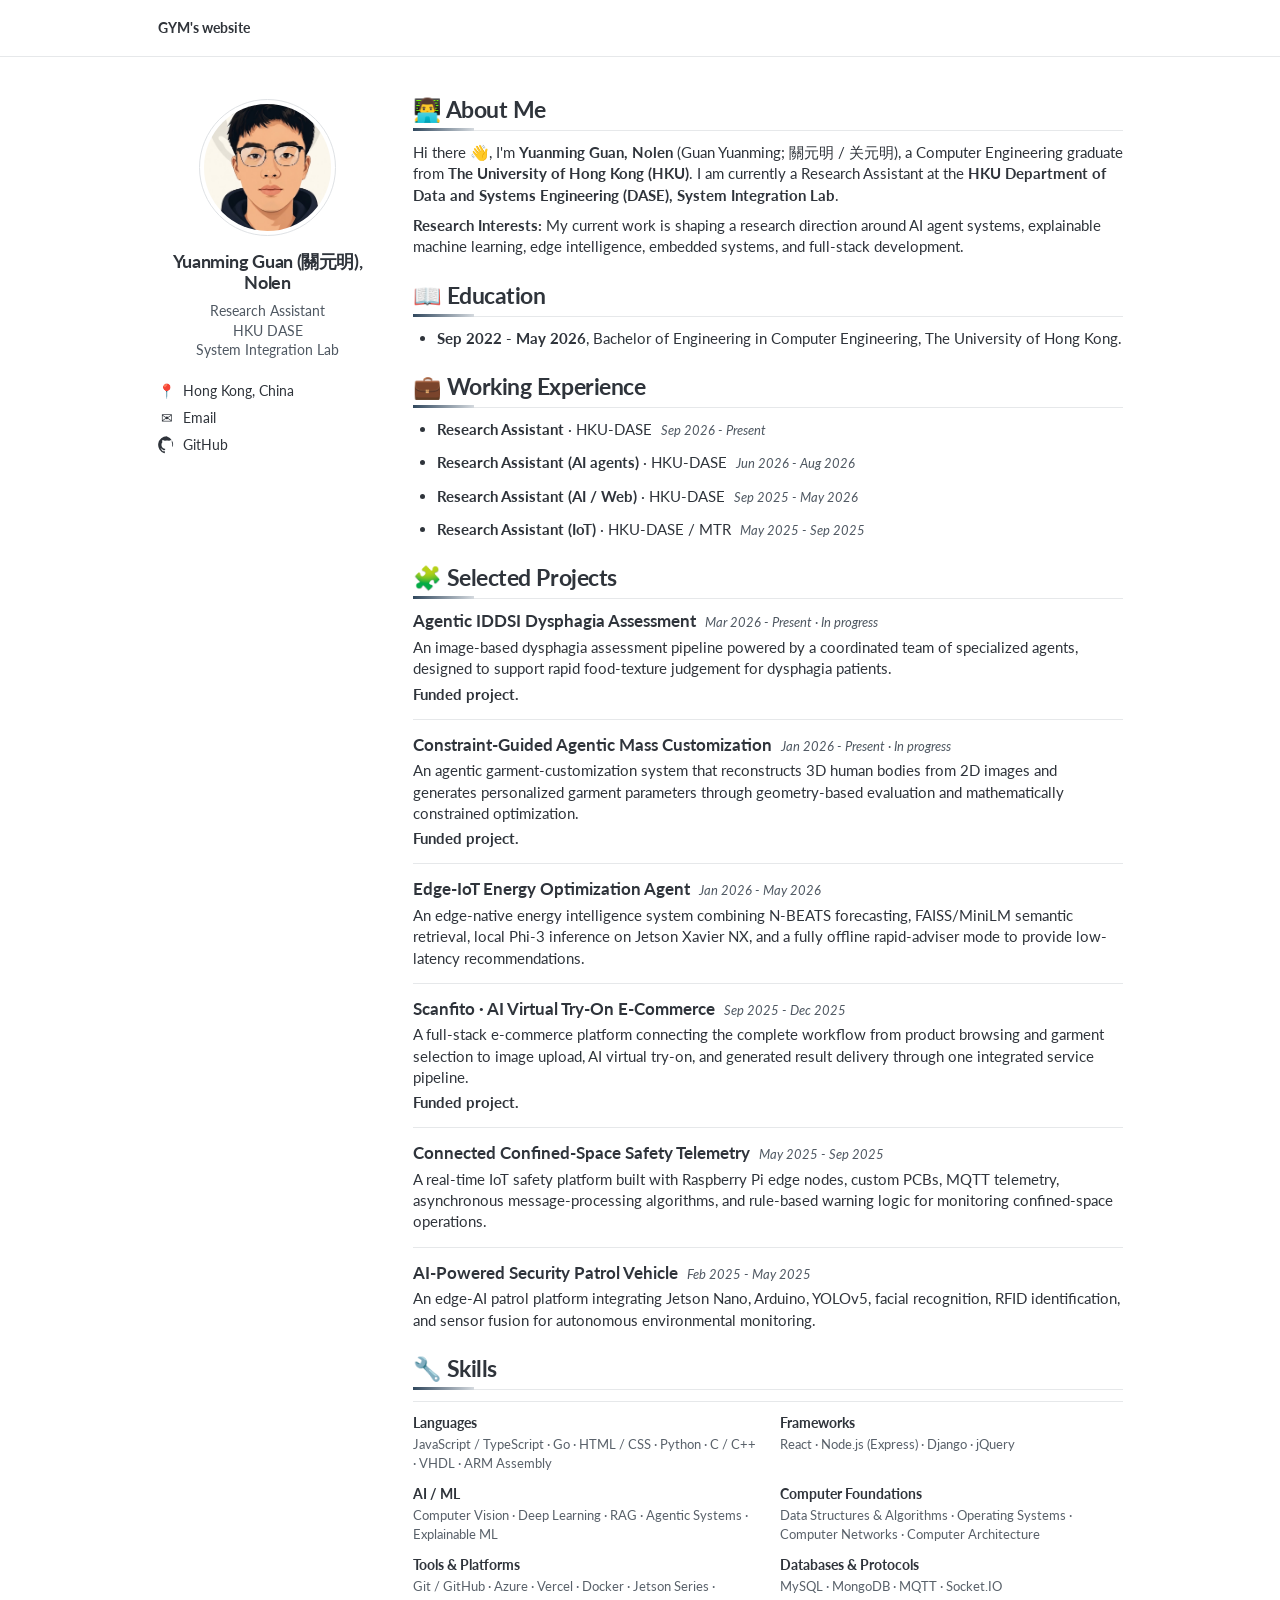
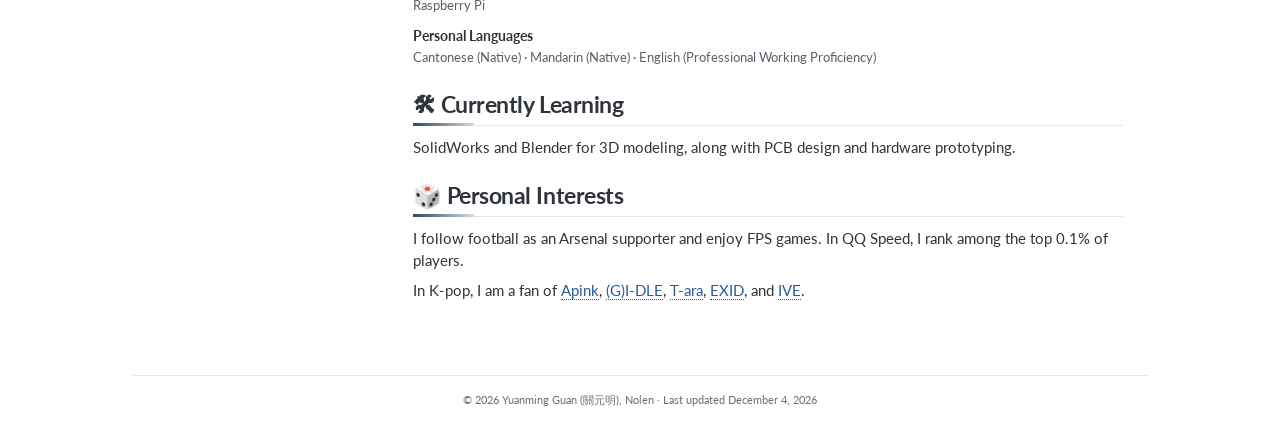
<file: index.html>
<!doctype html>
<html lang="en">
<head>
  <meta charset="UTF-8"><meta name="viewport" content="width=device-width, initial-scale=1">
  <meta name="description" content="Official homepage of Yuanming Guan, Nolen (also known as Guan Yuanming; 關元明 / 关元明), featuring work in AI agent systems, edge intelligence, embedded systems, and full-stack development.">
  <meta name="author" content="Yuanming Guan (關元明), Nolen">
  <meta name="robots" content="index, follow, max-image-preview:large">
  <meta name="theme-color" content="#ffffff">
  <link rel="canonical" href="https://gyming0903.github.io/">
  <meta property="og:type" content="profile">
  <meta property="og:url" content="https://gyming0903.github.io/">
  <meta property="og:title" content="Yuanming Guan, Nolen | Homepage">
  <meta property="og:description" content="Official homepage of Yuanming Guan, Nolen (Guan Yuanming; 關元明 / 关元明), featuring AI agent systems, edge intelligence, embedded systems, and full-stack development.">
  <meta property="og:image" content="https://gyming0903.github.io/assets/icon.png">
  <meta property="profile:first_name" content="Yuanming">
  <meta property="profile:last_name" content="Guan">
  <meta property="profile:username" content="GYMING0903">
  <meta name="twitter:card" content="summary">
  <meta name="twitter:title" content="Yuanming Guan, Nolen | Homepage">
  <meta name="twitter:description" content="Official homepage of Yuanming Guan, Nolen (Guan Yuanming; 關元明 / 关元明), featuring AI agent systems, edge intelligence, embedded systems, and full-stack development.">
  <title>Yuanming Guan, Nolen | Homepage</title>
  <link rel="preconnect" href="https://fonts.googleapis.com"><link rel="preconnect" href="https://fonts.gstatic.com" crossorigin>
  <link href="https://fonts.googleapis.com/css2?family=Lato:wght@400;700;900&display=swap" rel="stylesheet"><link rel="stylesheet" href="styles.css">
  <script type="application/ld+json">
  {
    "@context": "https://schema.org",
    "@type": "Person",
    "name": "Yuanming Guan (關元明), Nolen",
    "alternateName": ["Yuanming Guan, Nolen", "Guan Yuanming", "關元明", "关元明"],
    "url": "https://gyming0903.github.io/",
    "image": "https://gyming0903.github.io/assets/icon.png",
    "jobTitle": "Research Assistant",
    "worksFor": {
      "@type": "Organization",
      "name": "HKU DASE System Integration Lab",
      "url": "https://www.dase.hku.hk/"
    },
    "alumniOf": {
      "@type": "CollegeOrUniversity",
      "name": "The University of Hong Kong",
      "url": "https://www.hku.hk/"
    },
    "sameAs": ["https://github.com/GYMING0903"]
  }
  </script>
</head>
<body>
  <header class="site-header"><div class="nav-inner"><a class="site-title" href="#top">GYM&apos;s website</a></div></header>
  <main id="top" class="page-layout">
    <aside class="profile"><img class="avatar" src="assets/icon.png" alt="Yuanming Guan (關元明), Nolen"><h1>Yuanming Guan (關元明), Nolen</h1><p class="role">Research Assistant<br>HKU DASE<br>System Integration Lab</p><div class="profile-details"><p><span class="contact-icon">&#128205;</span><span>Hong Kong, China</span></p><p><span class="contact-icon">&#9993;</span><a href="mailto:gyming@hku.hk">Email</a></p><p><a class="github-icon" href="https://github.com/GYMING0903" target="_blank" rel="noreferrer" aria-label="GitHub"><svg viewBox="0 0 24 24" aria-hidden="true"><path d="M12 .5A11.5 11.5 0 0 0 8.36 23c.58.1.79-.25.79-.55v-2.1c-3.22.7-3.9-1.37-3.9-1.37-.53-1.34-1.29-1.7-1.29-1.7-1.05-.72.08-.7.08-.7 1.16.08 1.77 1.2 1.77 1.2 1.03 1.76 2.7 1.25 3.36.96.1-.75.4-1.25.73-1.54-2.57-.29-5.27-1.29-5.27-5.74 0-1.27.45-2.3 1.2-3.11-.12-.3-.52-1.47.12-3.06 0 0 .98-.31 3.17 1.19a11 11 0 0 1 5.77 0c2.2-1.5 3.18-1.2 3.18-1.2.63 1.6.23 2.77.11 3.07.75.81.2.16.78 2.16v3.2c0 .3.2.66.8.55A11.5 11.5 0 0 0 12 .5Z"/></svg><span>GitHub</span></a></p></div></aside>
    <div class="content">
      <section id="about" class="section"><h2>&#128104;&#8205;&#128187; About Me</h2><p>Hi there &#128075;, I&apos;m <strong>Yuanming Guan, Nolen</strong> (Guan Yuanming; 關元明 / 关元明), a Computer Engineering graduate from <strong>The University of Hong Kong (HKU)</strong>. I am currently a Research Assistant at the <strong>HKU Department of Data and Systems Engineering (DASE), System Integration Lab</strong>.</p><p><strong>Research Interests:</strong> My current work is shaping a research direction around AI agent systems, explainable machine learning, edge intelligence, embedded systems, and full-stack development.</p></section>
      <section id="education" class="section"><h2>&#128214; Education</h2><ul><li><strong>Sep 2022 - May 2026</strong>, Bachelor of Engineering in Computer Engineering, The University of Hong Kong.</li></ul></section>
      <section id="experience" class="section"><h2>&#128188; Working Experience</h2><ul class="experience-list"><li><strong>Research Assistant</strong> &middot; HKU-DASE <em>Sep 2026 - Present</em></li><li><strong>Research Assistant (AI agents)</strong> &middot; HKU-DASE <em>Jun 2026 - Aug 2026</em></li><li><strong>Research Assistant (AI / Web)</strong> &middot; HKU-DASE <em>Sep 2025 - May 2026</em></li><li><strong>Research Assistant (IoT)</strong> &middot; HKU-DASE / MTR <em>May 2025 - Sep 2025</em></li></ul></section>
      <section id="projects" class="section"><h2>&#129513; Selected Projects</h2><div class="project"><div class="project-heading"><h3>Agentic IDDSI Dysphagia Assessment</h3><span>Mar 2026 - Present &middot; In progress</span></div><p>An image-based dysphagia assessment pipeline powered by a coordinated team of specialized agents, designed to support rapid food-texture judgement for dysphagia patients.</p></div><div class="project"><div class="project-heading"><h3>Constraint-Guided Agentic Mass Customization</h3><span>Jan 2026 - Present &middot; In progress</span></div><p>An agentic garment-customization system that reconstructs 3D human bodies from 2D images and generates personalized garment parameters through geometry-based evaluation and mathematically constrained optimization.</p></div><div class="project"><div class="project-heading"><h3>Edge-IoT Energy Optimization Agent</h3><span>Jan 2026 - May 2026</span></div><p>An edge-native energy intelligence system combining N-BEATS forecasting, FAISS/MiniLM semantic retrieval, local Phi-3 inference on Jetson Xavier NX, and a fully offline rapid-adviser mode to provide low-latency recommendations.</p></div><div class="project"><div class="project-heading"><h3>Scanfito &middot; AI Virtual Try-On E-Commerce</h3><span>Sep 2025 - Dec 2025</span></div><p>A full-stack e-commerce platform connecting the complete workflow from product browsing and garment selection to image upload, AI virtual try-on, and generated result delivery through one integrated service pipeline.</p><p class="funded"><strong>Funded project.</strong></p></div><div class="project"><div class="project-heading"><h3>Connected Confined-Space Safety Telemetry</h3><span>May 2025 - Sep 2025</span></div><p>A real-time IoT safety platform built with Raspberry Pi edge nodes, custom PCBs, MQTT telemetry, asynchronous message-processing algorithms, and rule-based warning logic for monitoring confined-space operations.</p></div><div class="project"><div class="project-heading"><h3>AI-Powered Security Patrol Vehicle</h3><span>Feb 2025 - May 2025</span></div><p>An edge-AI patrol platform integrating Jetson Nano, Arduino, YOLOv5, facial recognition, RFID identification, and sensor fusion for autonomous environmental monitoring.</p></div></section>
      <section class="section"><h2>&#128295; Skills</h2><div class="skills-grid"><div class="skill-group"><h3>Languages</h3><p>JavaScript / TypeScript &middot; Go &middot; HTML / CSS &middot; Python &middot; C / C++ &middot; VHDL &middot; ARM Assembly</p></div><div class="skill-group"><h3>Frameworks</h3><p>React &middot; Node.js (Express) &middot; Django &middot; jQuery</p></div><div class="skill-group"><h3>AI / ML</h3><p>Computer Vision &middot; Deep Learning &middot; RAG &middot; Agentic Systems &middot; Explainable ML</p></div><div class="skill-group"><h3>Computer Foundations</h3><p>Data Structures &amp; Algorithms &middot; Operating Systems &middot; Computer Networks &middot; Computer Architecture</p></div><div class="skill-group"><h3>Tools &amp; Platforms</h3><p>Git / GitHub &middot; Azure &middot; Vercel &middot; Docker &middot; Jetson Series &middot; Raspberry Pi</p></div><div class="skill-group"><h3>Databases &amp; Protocols</h3><p>MySQL &middot; MongoDB &middot; MQTT &middot; Socket.IO</p></div><div class="skill-group skill-group-wide"><h3>Personal Languages</h3><p>Cantonese (Native) &middot; Mandarin (Native) &middot; English (Professional Working Proficiency)</p></div></div></section>
      <section class="section"><h2>&#128736; Currently Learning</h2><p>SolidWorks and Blender for 3D modeling, along with PCB design and hardware prototyping.</p></section>
      <section class="section"><h2>&#127922; Personal Interests</h2><p>I follow football as an Arsenal supporter and enjoy FPS games. In QQ Speed, I rank among the top 0.1% of players.</p><p>In K-pop, I am a fan of <span class="artist-popover" tabindex="0"><span class="artist-name">Apink</span><span class="artist-tooltip" role="tooltip"><strong>Apink</strong><a href="https://www.youtube.com/watch?v=8dVjSvLzD1I" target="_blank" rel="noreferrer">LUV</a><a href="https://www.youtube.com/watch?v=I9GVZ4T58XA" target="_blank" rel="noreferrer">Secret</a><a href="https://www.youtube.com/watch?v=LxabwNWJ2rY" target="_blank" rel="noreferrer">My My</a></span></span>, <span class="artist-popover" tabindex="0"><span class="artist-name">(G)I-DLE</span><span class="artist-tooltip" role="tooltip"><strong>(G)I-DLE</strong><a href="https://www.youtube.com/watch?v=OKNXn2qCEws" target="_blank" rel="noreferrer">HANN</a><a href="https://www.youtube.com/watch?v=Zf3nEwaWLpA" target="_blank" rel="noreferrer">Bloom</a><a href="https://www.youtube.com/watch?v=p4RIhcY7V3c" target="_blank" rel="noreferrer">LATATA</a></span></span>, <span class="artist-popover" tabindex="0"><span class="artist-name">T-ara</span><span class="artist-tooltip" role="tooltip"><strong>T-ara</strong><a href="https://www.youtube.com/watch?v=brnCe8lL7l4" target="_blank" rel="noreferrer">Day by Day</a><a href="https://www.youtube.com/watch?v=3Iksai0c9dc" target="_blank" rel="noreferrer">Falling U</a><a href="https://www.youtube.com/watch?v=5M69TE1yzt4" target="_blank" rel="noreferrer">Cry Cry</a></span></span>, <span class="artist-popover" tabindex="0"><span class="artist-name">EXID</span><span class="artist-tooltip" role="tooltip"><strong>EXID</strong><a href="https://www.youtube.com/watch?v=SVgkNW2cENQ" target="_blank" rel="noreferrer">Every Night</a><a href="https://www.youtube.com/watch?v=hfXZ6ydgZyo" target="_blank" rel="noreferrer">Up &amp; Down</a><a href="https://www.youtube.com/watch?v=egqDPipqIAg" target="_blank" rel="noreferrer">Ah Yeah</a></span></span>, and <span class="artist-popover" tabindex="0"><span class="artist-name">IVE</span><span class="artist-tooltip" role="tooltip"><strong>IVE</strong><a href="https://www.youtube.com/watch?v=6ZUIwj3FgUY" target="_blank" rel="noreferrer">I AM</a><a href="https://www.youtube.com/watch?v=F0B7HDiY-10" target="_blank" rel="noreferrer">After LIKE</a><a href="https://www.youtube.com/watch?v=_ApV7Lm87cg" target="_blank" rel="noreferrer">Off The Record</a></span></span>.</p></section>
    </div>
  </main>
  <footer class="footer">&copy; <span id="current-year"></span> Yuanming Guan (關元明), Nolen &middot; Last updated <span id="updated-date"></span></footer><script src="script.js"></script>
</body>
</html>
</file>
<file: styles.css>
:root{--ink:#2f343b;--muted:#59616a;--rule:#e6e8ea;--link:#285a98;--max-width:1015px}*{box-sizing:border-box}html{scroll-behavior:smooth}body{margin:0;color:var(--ink);background:#fff;font-family:"Lato",-apple-system,BlinkMacSystemFont,"Segoe UI",Arial,sans-serif;font-size:15px;font-weight:400;line-height:1.42}a{color:var(--link);text-decoration:none}a:hover{text-decoration:underline}.site-header{height:57px;border-bottom:1px solid var(--rule);background:#fff}.nav-inner{height:100%;max-width:var(--max-width);padding:0 25px;margin:auto;display:flex;align-items:center;gap:48px}.site-title{color:#30343a;font-size:14px;font-weight:700;white-space:nowrap}.site-title:hover{text-decoration:none;color:var(--link)}nav{display:flex;gap:30px}nav a{color:#5b626a;font-size:14px}nav a:hover{text-decoration:none;color:#20242a}.page-layout{max-width:var(--max-width);padding:39px 25px 23px;margin:auto;display:grid;grid-template-columns:188px minmax(0,1fr);gap:47px}.profile{padding-top:3px}.avatar{display:block;width:137px;height:137px;margin:0 auto 15px;object-fit:cover;border-radius:50%;border:1px solid #dfe2e5;padding:4px}.profile h1{font-size:21px;line-height:1.18;text-align:center;letter-spacing:-.025em;margin:0;font-weight:700}.role{margin:8px 0 22px;text-align:center;color:#4f5862;font-size:14px;line-height:1.38}.profile-details{display:grid;gap:7px;font-size:14px}.profile-details p{margin:0}.profile-details a{color:var(--ink)}.profile-details a:hover{color:var(--link);text-decoration:none}.content{min-width:0;max-width:730px}.section{scroll-margin-top:70px;margin:0 0 24px}.section h2{position:relative;margin:0 0 11px;padding:0 0 7px;border-bottom:1px solid var(--rule);font-size:23px;line-height:1.18;letter-spacing:-.02em;font-weight:700}.section h2:after{content:"";position:absolute;left:0;bottom:-1px;width:61px;height:3px;background:linear-gradient(90deg,#31485e,#d4d9de)}.section p{margin:0 0 9px}.section ul{margin:0;padding-left:24px}.section li{margin:4px 0}.experience-list>li{margin:0 0 12px}.experience-list em{color:#4f5862;font-size:13px;white-space:nowrap;font-style:italic;margin-left:5px}.experience-list ul{margin-top:4px}.project{padding:0 0 14px;margin:0 0 14px;border-bottom:1px solid var(--rule)}.project:last-child{border-bottom:0;padding-bottom:0;margin-bottom:0}.project-heading{display:flex;align-items:baseline;gap:9px}.project-heading h3{font-size:17px;line-height:1.25;margin:0;font-weight:700}.project-heading span{color:#4f5862;font-size:13px;font-style:italic;white-space:nowrap}.project-heading a{margin-left:auto;font-size:16px;color:#5e6872;padding-left:10px}.project-heading a:hover{color:var(--link);text-decoration:none}.project p{margin:5px 0 0}.skills li{margin:4px 0}.contact{padding-top:1px}.footer{max-width:var(--max-width);border-top:1px solid var(--rule);margin:27px auto 0;padding:16px 25px 23px;text-align:center;color:#68717a;font-size:11px}@media(max-width:720px){.site-header{height:auto}.nav-inner{min-height:57px;padding:12px 19px;display:block}.site-title{display:block;margin-bottom:8px}nav{gap:20px;overflow-x:auto;white-space:nowrap}.page-layout{display:block;padding:28px 19px 19px}.profile{margin-bottom:36px}.avatar{width:120px;height:120px}.profile-details{max-width:280px;margin:auto;grid-template-columns:1fr 1fr;gap:7px 14px}.content{max-width:none}.section{margin-bottom:25px}.section h2{font-size:21px}.experience-list em{display:block;margin:2px 0 0}.project-heading{align-items:flex-start;flex-wrap:wrap;gap:3px 8px;position:relative;padding-right:26px}.project-heading h3{width:calc(100% - 20px)}.project-heading a{position:absolute;right:0;top:0}.project-heading span{width:100%}.footer{margin-top:23px;padding-left:19px;padding-right:19px}}
:root{--max-width:1015px}.github-icon{display:inline-flex;align-items:center;gap:7px;color:var(--ink)}.github-icon svg{width:16px;height:16px;fill:currentColor;display:block}.github-icon:hover{color:var(--link)}@media(max-width:720px){.profile h1{white-space:normal}}
:root{--max-width:1015px}.page-layout{grid-template-columns:220px minmax(0,1fr);gap:35px}.profile h1{font-size:18px;white-space:normal;letter-spacing:-.02em}
:root{--max-width:1015px}.funded{margin-top:4px!important}.skills-grid{display:grid;grid-template-columns:1fr 1fr;gap:13px 24px;border-top:1px solid var(--rule);padding-top:12px}.skill-group{min-width:0}.skill-group h3{font-size:14px;line-height:1.3;margin:0 0 3px;font-weight:700}.skill-group p{color:var(--muted);font-size:13px;line-height:1.42;margin:0!important}.skill-group-wide{grid-column:1 / -1}@media(max-width:720px){.skills-grid{grid-template-columns:1fr;gap:12px}.skill-group-wide{grid-column:auto}}
:root{--max-width:1015px}.profile-details p{display:flex;align-items:center;min-height:20px}.contact-icon{display:inline-block;width:18px;flex:0 0 18px;margin-right:7px;text-align:center}.github-icon{display:inline-flex;align-items:center;gap:7px;color:var(--ink)}.github-icon svg{width:18px;height:18px;flex:0 0 18px;fill:currentColor;display:block}.github-icon:hover{color:var(--link)}.funded{margin-top:4px!important}
:root{--max-width:1015px}.project:nth-of-type(1)::after,.project:nth-of-type(2)::after{content:"Funded project.";display:block;margin-top:4px;font-weight:700;color:var(--ink)}
:root{--max-width:1015px}.artist-popover{position:relative;display:inline-block;outline:none}.artist-name{color:var(--link);border-bottom:1px dotted currentColor;cursor:default}.artist-tooltip{position:absolute;z-index:5;left:50%;bottom:calc(100% - 1px);display:flex;flex-direction:column;gap:3px;width:max-content;min-width:126px;padding:8px 10px;border:1px solid var(--rule);border-radius:4px;background:#fff;box-shadow:0 5px 16px rgba(30,38,46,.12);font-size:12px;line-height:1.35;opacity:0;visibility:hidden;pointer-events:none;transform:translate(-50%,8px);transition:opacity .16s ease,transform .16s ease,visibility .16s ease}.artist-tooltip strong{padding-bottom:3px;margin-bottom:2px;border-bottom:1px solid var(--rule);font-size:12px;color:var(--ink)}.artist-tooltip a{white-space:nowrap;color:var(--link)}.artist-tooltip a:hover{text-decoration:underline}.artist-tooltip:after{content:"";position:absolute;left:50%;bottom:-5px;width:8px;height:8px;background:#fff;border-right:1px solid var(--rule);border-bottom:1px solid var(--rule);transform:translateX(-50%) rotate(45deg)}.artist-popover:hover .artist-tooltip{opacity:1;visibility:visible;pointer-events:auto;transform:translate(-50%,0)}@media(max-width:720px){.artist-tooltip{left:0;transform:translate(0,8px)}.artist-tooltip:after{left:22px}.artist-popover:hover .artist-tooltip{transform:translate(0,0)}}
</file>
